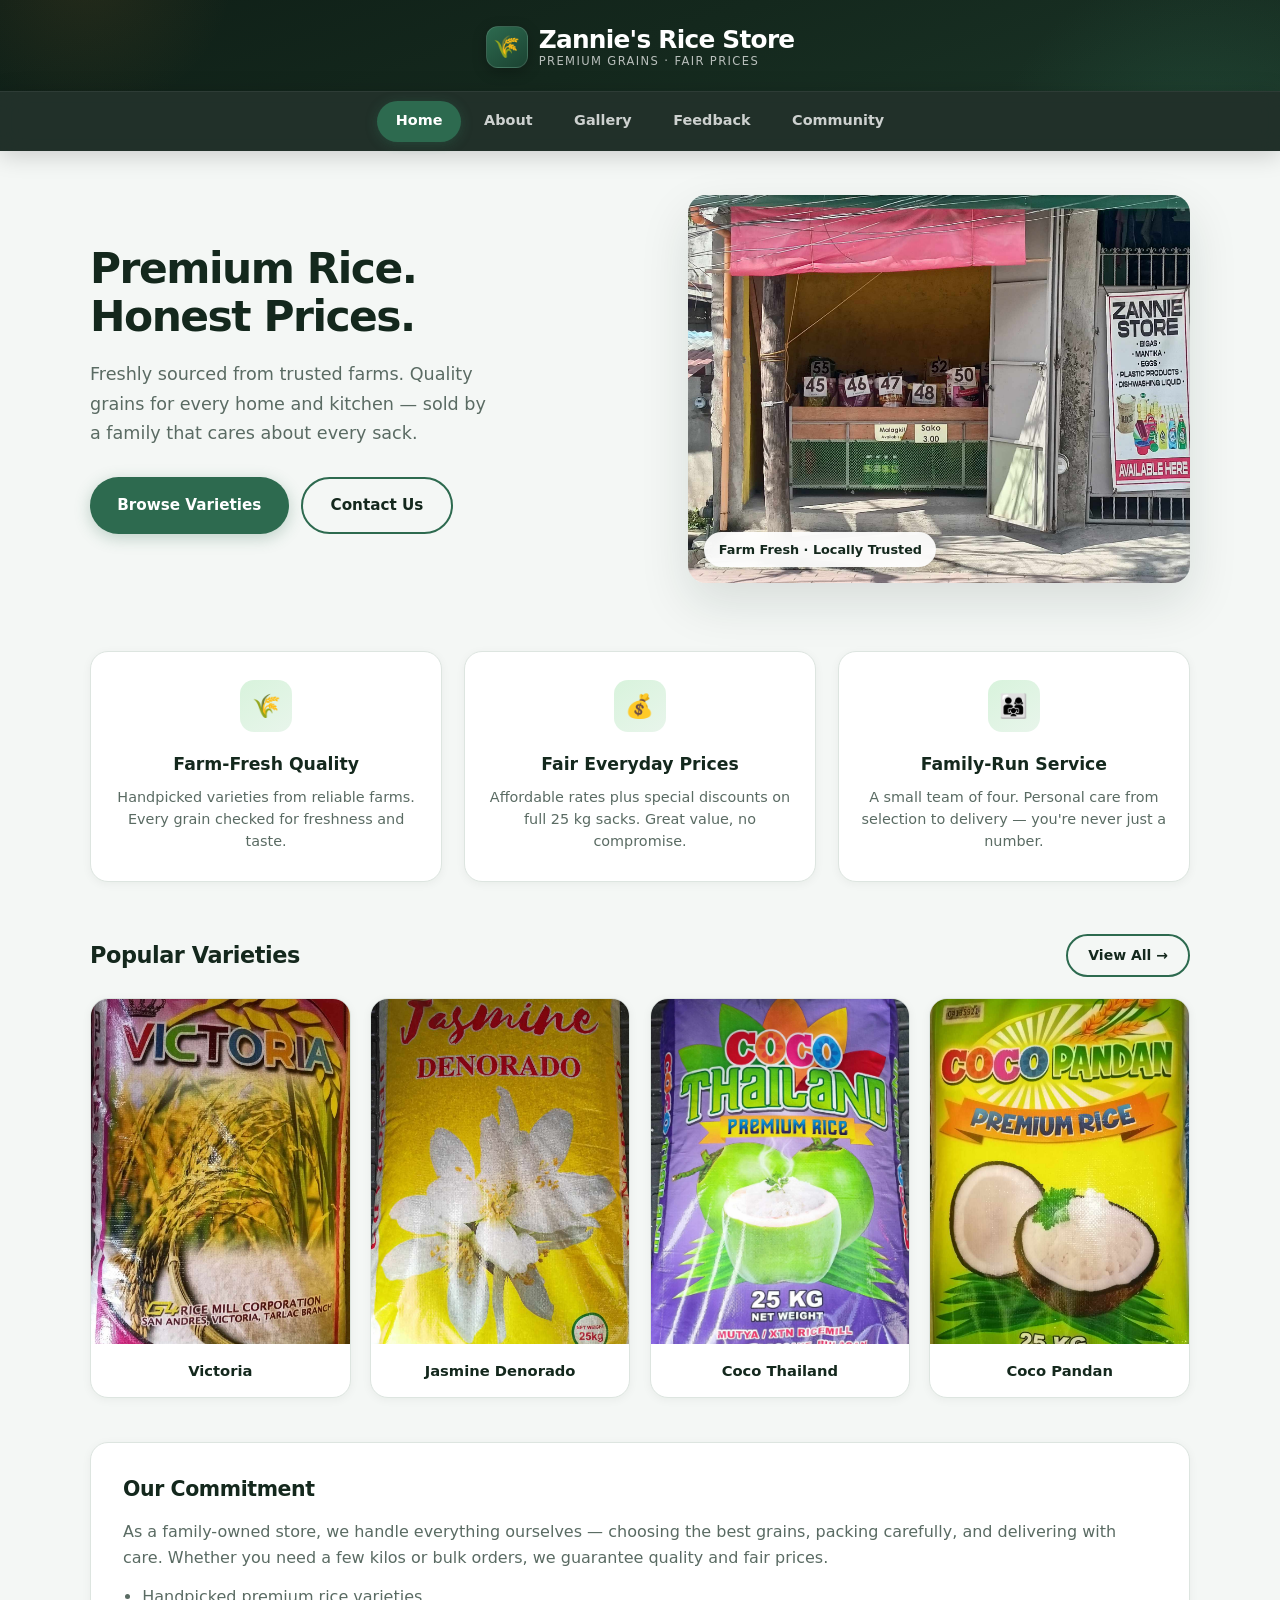
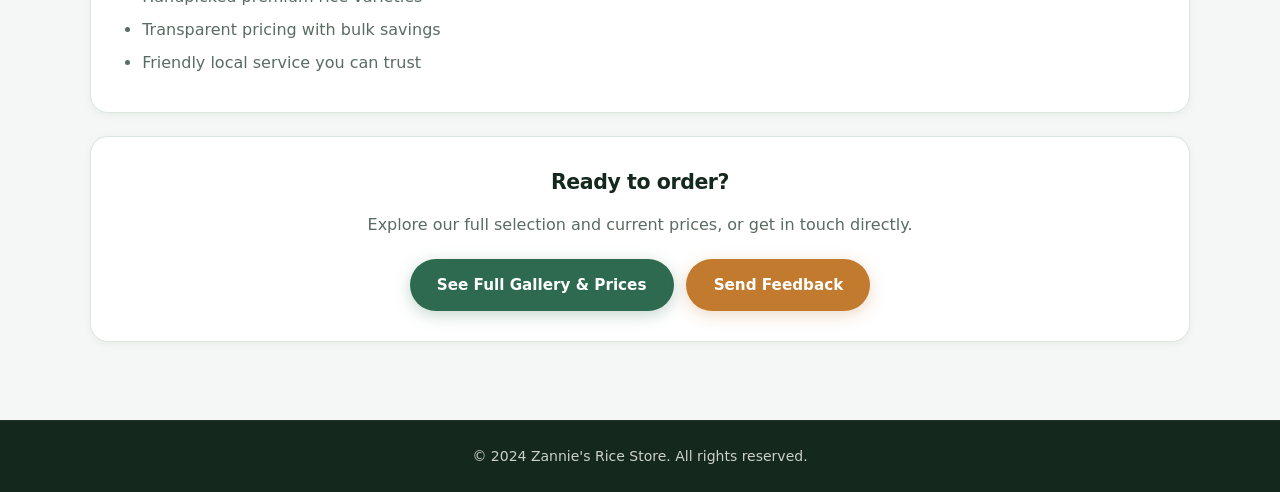
<file: index.html>
<!DOCTYPE html>
<html lang="en">
<head>
  <meta charset="UTF-8">
  <meta name="viewport" content="width=device-width, initial-scale=1.0">
  <title>Zannie's Rice Store — Premium Rice, Honest Prices</title>
  <link rel="stylesheet" href="styles.css">
</head>
<body>
  <header class="site-header">
    <div class="header-inner">
      <a href="index.html" class="brand">
        <div class="brand-mark">🌾</div>
        <div class="brand-text">
          Zannie's Rice Store
          <span>Premium Grains · Fair Prices</span>
        </div>
      </a>
    </div>
  </header>

  <nav class="site-nav">
    <div class="nav-inner">
      <ul>
        <li><a href="index.html" class="active">Home</a></li>
        <li><a href="about.html">About</a></li>
        <li><a href="gallery.html">Gallery</a></li>
        <li><a href="feedback.html">Feedback</a></li>
        <li><a href="community.html">Community</a></li>
      </ul>
    </div>
  </nav>

  <main>
    <section class="hero">
      <div class="hero-content">
        <h2>Premium Rice.<br>Honest Prices.</h2>
        <p>Freshly sourced from trusted farms. Quality grains for every home and kitchen — sold by a family that cares about every sack.</p>
        <div class="hero-actions">
          <a href="gallery.html" class="btn">Browse Varieties</a>
          <a href="community.html" class="btn btn-outline">Contact Us</a>
        </div>
      </div>
      <div class="hero-image">
        <img src="p16.jpg" alt="Premium rice variety">
        <div class="hero-badge">Farm Fresh · Locally Trusted</div>
      </div>
    </section>

    <section class="features">
      <div class="feature-card">
        <div class="feature-icon">🌾</div>
        <h3>Farm-Fresh Quality</h3>
        <p>Handpicked varieties from reliable farms. Every grain checked for freshness and taste.</p>
      </div>
      <div class="feature-card">
        <div class="feature-icon">💰</div>
        <h3>Fair Everyday Prices</h3>
        <p>Affordable rates plus special discounts on full 25 kg sacks. Great value, no compromise.</p>
      </div>
      <div class="feature-card">
        <div class="feature-icon">👨‍👩‍👧</div>
        <h3>Family-Run Service</h3>
        <p>A small team of four. Personal care from selection to delivery — you're never just a number.</p>
      </div>
    </section>

    <section class="preview-section">
      <div class="section-header">
        <h2>Popular Varieties</h2>
        <a href="gallery.html" class="btn btn-outline" style="padding: 0.5rem 1.25rem; font-size: 0.875rem;">View All →</a>
      </div>
      <div class="preview-grid">
        <figure class="preview-item">
          <div class="preview-img"><img src="p1.jpg" alt="Victoria"></div>
          <figcaption>Victoria</figcaption>
        </figure>
        <figure class="preview-item">
          <div class="preview-img"><img src="p5.jpg" alt="Jasmine Denorado"></div>
          <figcaption>Jasmine Denorado</figcaption>
        </figure>
        <figure class="preview-item">
          <div class="preview-img"><img src="p9.jpg" alt="Coco Thailand"></div>
          <figcaption>Coco Thailand</figcaption>
        </figure>
        <figure class="preview-item">
          <div class="preview-img"><img src="p12.jpg" alt="Coco Pandan"></div>
          <figcaption>Coco Pandan</figcaption>
        </figure>
      </div>
    </section>

    <div class="card">
      <h2>Our Commitment</h2>
      <p>As a family-owned store, we handle everything ourselves — choosing the best grains, packing carefully, and delivering with care. Whether you need a few kilos or bulk orders, we guarantee quality and fair prices.</p>
      <ul>
        <li>Handpicked premium rice varieties</li>
        <li>Transparent pricing with bulk savings</li>
        <li>Friendly local service you can trust</li>
      </ul>
    </div>

    <div class="card text-center">
      <h2>Ready to order?</h2>
      <p>Explore our full selection and current prices, or get in touch directly.</p>
      <div class="hero-actions" style="justify-content: center; margin-top: 1.3rem;">
        <a href="gallery.html" class="btn">See Full Gallery & Prices</a>
        <a href="feedback.html" class="btn btn-accent">Send Feedback</a>
      </div>
    </div>
  </main>

  <footer>
    <p>&copy; 2024 Zannie's Rice Store. All rights reserved.</p>
  </footer>
</body>
</html>
</file>
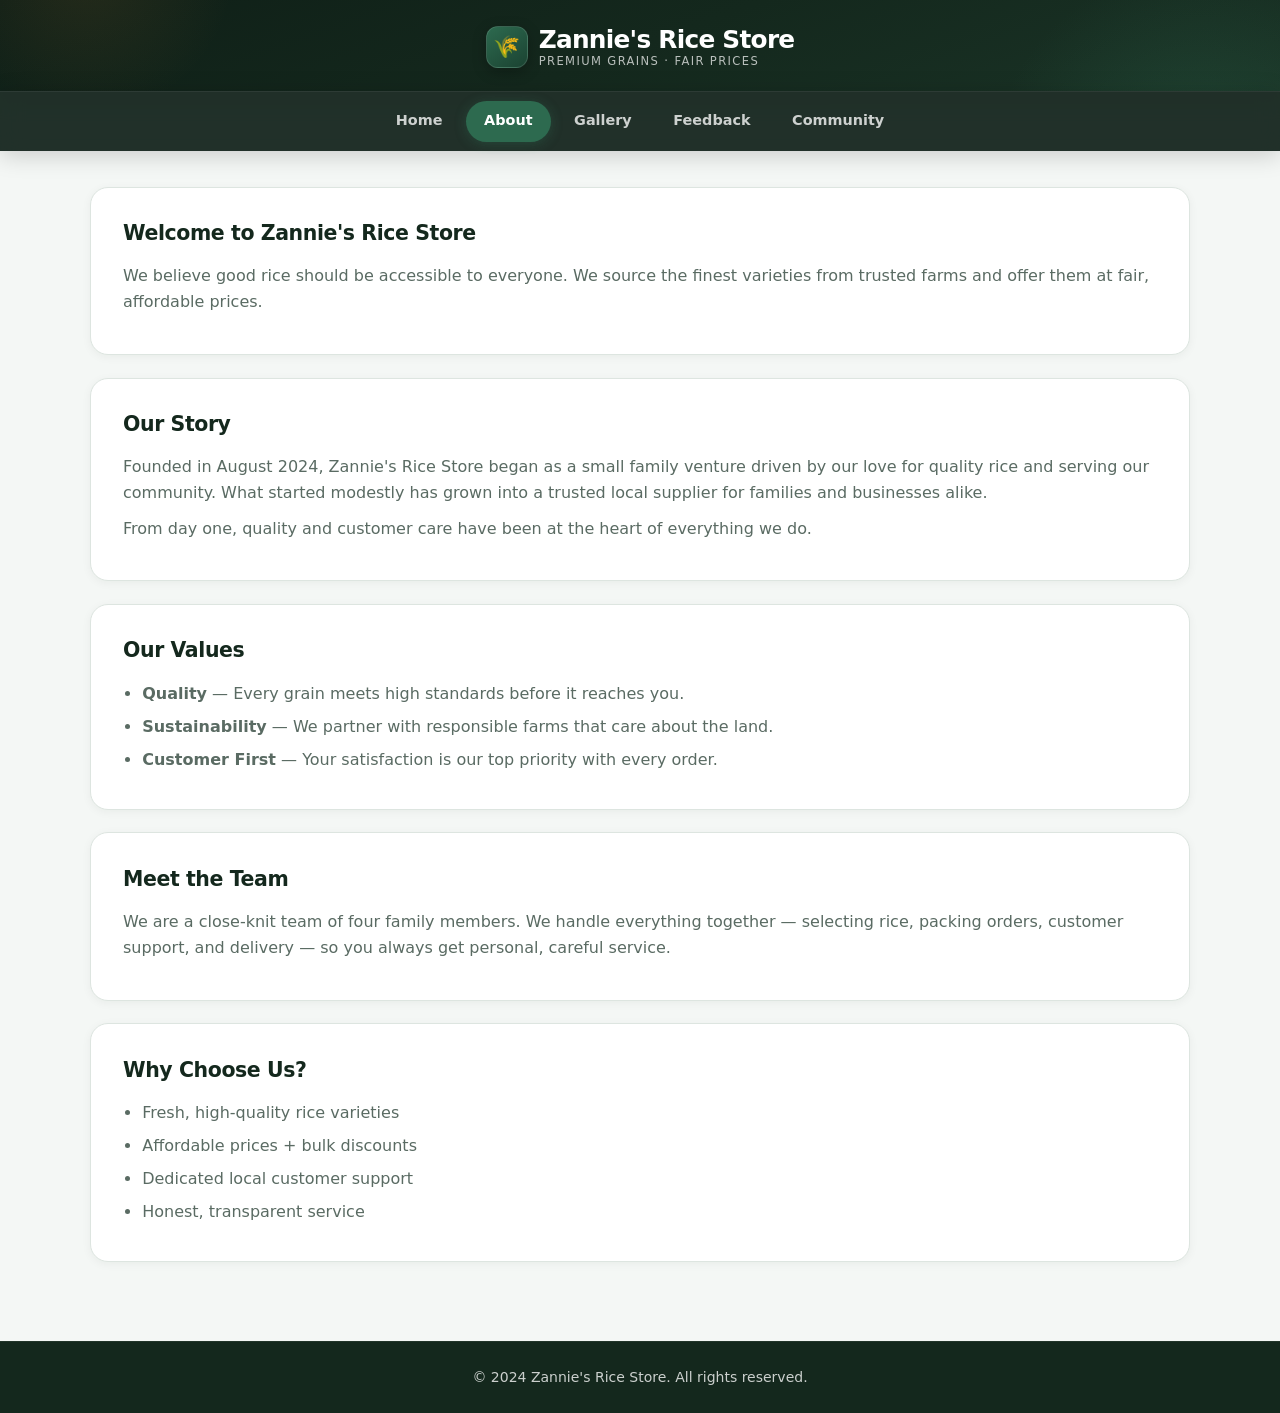
<file: about.html>
<!DOCTYPE html>
<html lang="en">
<head>
  <meta charset="UTF-8">
  <meta name="viewport" content="width=device-width, initial-scale=1.0">
  <title>About Us — Zannie's Rice Store</title>
  <link rel="stylesheet" href="styles.css">
</head>
<body>
  <header class="site-header">
    <div class="header-inner">
      <a href="index.html" class="brand">
        <div class="brand-mark">🌾</div>
        <div class="brand-text">
          Zannie's Rice Store
          <span>Premium Grains · Fair Prices</span>
        </div>
      </a>
    </div>
  </header>

  <nav class="site-nav">
    <div class="nav-inner">
      <ul>
        <li><a href="index.html">Home</a></li>
        <li><a href="about.html" class="active">About</a></li>
        <li><a href="gallery.html">Gallery</a></li>
        <li><a href="feedback.html">Feedback</a></li>
        <li><a href="community.html">Community</a></li>
      </ul>
    </div>
  </nav>

  <main>
    <div class="card">
      <h2>Welcome to Zannie's Rice Store</h2>
      <p>We believe good rice should be accessible to everyone. We source the finest varieties from trusted farms and offer them at fair, affordable prices.</p>
    </div>

    <div class="card">
      <h2>Our Story</h2>
      <p>Founded in August 2024, Zannie's Rice Store began as a small family venture driven by our love for quality rice and serving our community. What started modestly has grown into a trusted local supplier for families and businesses alike.</p>
      <p>From day one, quality and customer care have been at the heart of everything we do.</p>
    </div>

    <div class="card">
      <h2>Our Values</h2>
      <ul>
        <li><strong>Quality</strong> — Every grain meets high standards before it reaches you.</li>
        <li><strong>Sustainability</strong> — We partner with responsible farms that care about the land.</li>
        <li><strong>Customer First</strong> — Your satisfaction is our top priority with every order.</li>
      </ul>
    </div>

    <div class="card">
      <h2>Meet the Team</h2>
      <p>We are a close-knit team of four family members. We handle everything together — selecting rice, packing orders, customer support, and delivery — so you always get personal, careful service.</p>
    </div>

    <div class="card">
      <h2>Why Choose Us?</h2>
      <ul>
        <li>Fresh, high-quality rice varieties</li>
        <li>Affordable prices + bulk discounts</li>
        <li>Dedicated local customer support</li>
        <li>Honest, transparent service</li>
      </ul>
    </div>
  </main>

  <footer>
    <p>&copy; 2024 Zannie's Rice Store. All rights reserved.</p>
  </footer>
</body>
</html>
</file>
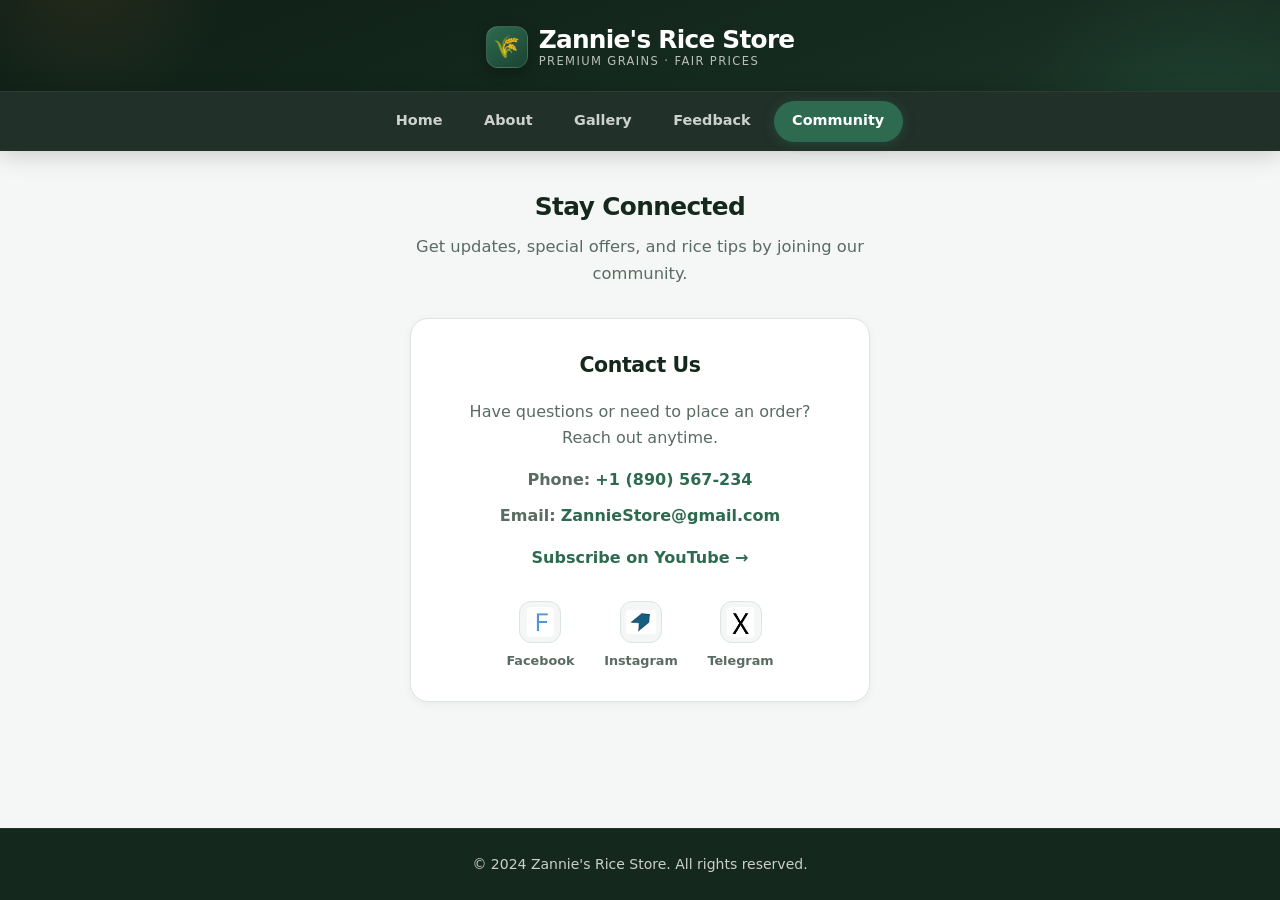
<file: community.html>
<!DOCTYPE html>
<html lang="en">
<head>
  <meta charset="UTF-8">
  <meta name="viewport" content="width=device-width, initial-scale=1.0">
  <title>Community — Zannie's Rice Store</title>
  <link rel="stylesheet" href="styles.css">
</head>
<body>
  <header class="site-header">
    <div class="header-inner">
      <a href="index.html" class="brand">
        <div class="brand-mark">🌾</div>
        <div class="brand-text">
          Zannie's Rice Store
          <span>Premium Grains · Fair Prices</span>
        </div>
      </a>
    </div>
  </header>

  <nav class="site-nav">
    <div class="nav-inner">
      <ul>
        <li><a href="index.html">Home</a></li>
        <li><a href="about.html">About</a></li>
        <li><a href="gallery.html">Gallery</a></li>
        <li><a href="feedback.html">Feedback</a></li>
        <li><a href="community.html" class="active">Community</a></li>
      </ul>
    </div>
  </nav>

  <main>
    <h2 class="section-title">Stay Connected</h2>
    <p class="section-subtitle">Get updates, special offers, and rice tips by joining our community.</p>

    <div class="card contact-card">
      <h2 style="margin-bottom: 1rem;">Contact Us</h2>
      <p>Have questions or need to place an order? Reach out anytime.</p>
      <p class="mt-2"><strong>Phone:</strong> <a href="tel:+18907654321">+1 (890) 567-234</a></p>
      <p><strong>Email:</strong> <a href="mailto:ZannieStore@gmail.com">ZannieStore@gmail.com</a></p>
      <p class="mt-2"><a href="https://youtube.com/Zannie-store" target="_blank" rel="noopener">Subscribe on YouTube →</a></p>

      <div class="social-links">
        <a href="https://facebook.com/Zannie-store" target="_blank" rel="noopener" title="Facebook">
          <img src="p14.png" alt="Facebook">
          <span>Facebook</span>
        </a>
        <a href="https://instagram.com/Zannie_store" target="_blank" rel="noopener" title="Instagram">
          <img src="p15.png" alt="Instagram">
          <span>Instagram</span>
        </a>
        <a href="https://t.me/Zannie_store" target="_blank" rel="noopener" title="Telegram">
          <img src="p13.png" alt="Telegram">
          <span>Telegram</span>
        </a>
      </div>
    </div>
  </main>

  <footer>
    <p>&copy; 2024 Zannie's Rice Store. All rights reserved.</p>
  </footer>
</body>
</html>
</file>
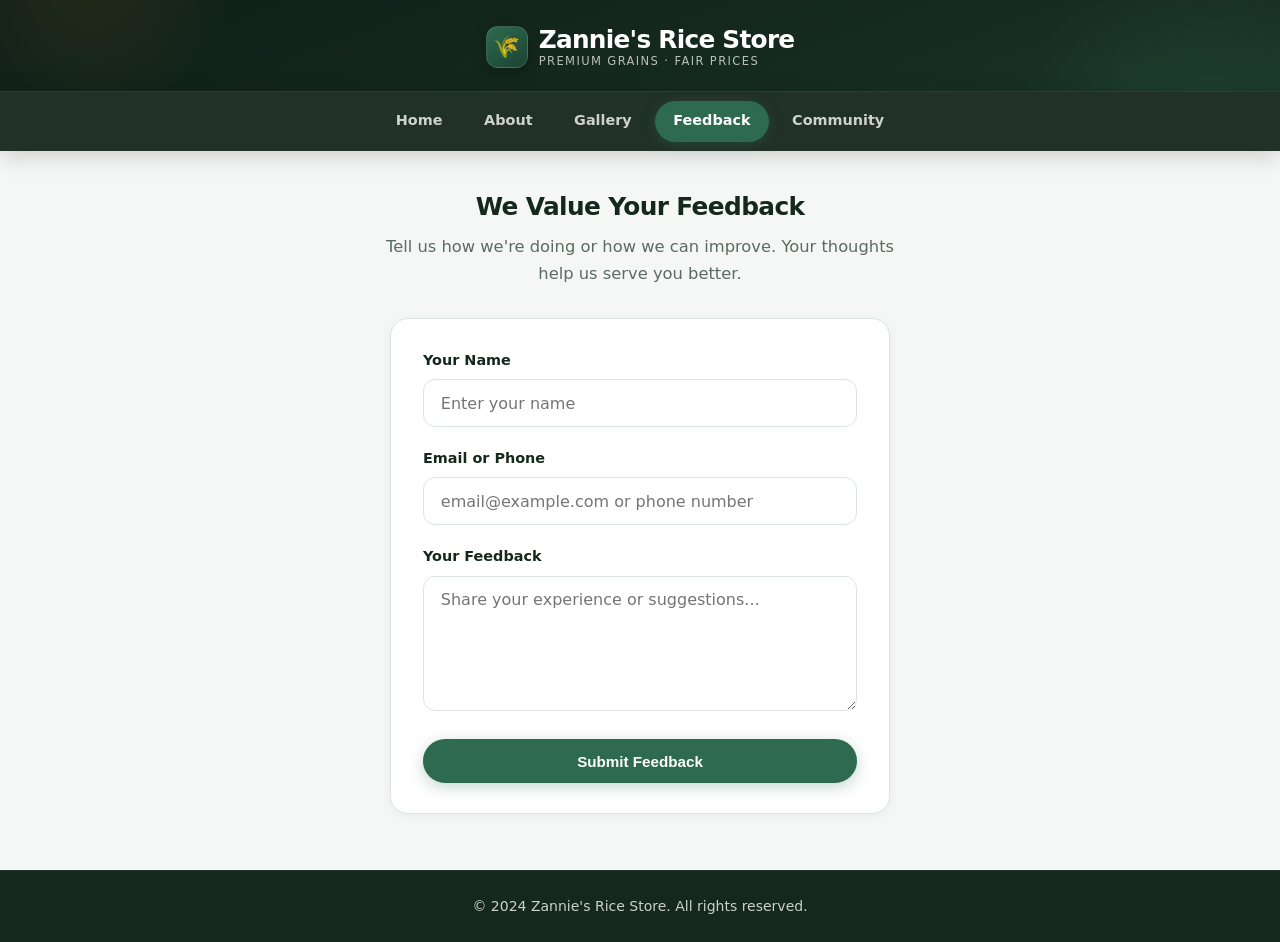
<file: feedback.html>
<!DOCTYPE html>
<html lang="en">
<head>
  <meta charset="UTF-8">
  <meta name="viewport" content="width=device-width, initial-scale=1.0">
  <title>Feedback — Zannie's Rice Store</title>
  <link rel="stylesheet" href="styles.css">
</head>
<body>
  <header class="site-header">
    <div class="header-inner">
      <a href="index.html" class="brand">
        <div class="brand-mark">🌾</div>
        <div class="brand-text">
          Zannie's Rice Store
          <span>Premium Grains · Fair Prices</span>
        </div>
      </a>
    </div>
  </header>

  <nav class="site-nav">
    <div class="nav-inner">
      <ul>
        <li><a href="index.html">Home</a></li>
        <li><a href="about.html">About</a></li>
        <li><a href="gallery.html">Gallery</a></li>
        <li><a href="feedback.html" class="active">Feedback</a></li>
        <li><a href="community.html">Community</a></li>
      </ul>
    </div>
  </nav>

  <main>
    <h2 class="section-title">We Value Your Feedback</h2>
    <p class="section-subtitle">Tell us how we're doing or how we can improve. Your thoughts help us serve you better.</p>

    <div class="card form-card">
      <form id="feedbackForm">
        <div class="form-group">
          <label for="name">Your Name</label>
          <input type="text" id="name" name="name" placeholder="Enter your name" required>
        </div>
        <div class="form-group">
          <label for="email">Email or Phone</label>
          <input type="text" id="email" name="email" placeholder="email@example.com or phone number" required>
        </div>
        <div class="form-group">
          <label for="feedback">Your Feedback</label>
          <textarea id="feedback" name="feedback" placeholder="Share your experience or suggestions..." required></textarea>
        </div>
        <button type="submit" class="btn" style="width: 100%;">Submit Feedback</button>
      </form>
      <div id="responseMessage" class="success-msg">
        Thank you for your feedback! We truly appreciate your input.
      </div>
    </div>
  </main>

  <footer>
    <p>&copy; 2024 Zannie's Rice Store. All rights reserved.</p>
  </footer>

  <script>
    document.getElementById('feedbackForm').addEventListener('submit', function(e) {
      e.preventDefault();
      document.getElementById('responseMessage').style.display = 'block';
      this.reset();
      document.getElementById('responseMessage').scrollIntoView({ behavior: 'smooth', block: 'nearest' });
    });
  </script>
</body>
</html>
</file>
<file: styles.css>
/* ===== Zannie's Rice Store — Premium UI v3 ===== */
:root {
  --primary: #14281d;
  --primary-mid: #1e3d2f;
  --primary-light: #2d6a4f;
  --primary-soft: #d8f3dc;
  --primary-glow: rgba(45, 106, 79, 0.18);
  --accent: #c17a2e;
  --accent-hover: #a86520;
  --cream: #faf6ef;
  --bg: #f4f7f5;
  --bg-card: #ffffff;
  --text: #1a211e;
  --text-muted: #5a6b63;
  --border: #dde5e0;
  --shadow-sm: 0 2px 10px rgba(20, 40, 29, 0.05);
  --shadow: 0 10px 36px rgba(20, 40, 29, 0.08);
  --shadow-lg: 0 20px 50px rgba(20, 40, 29, 0.12);
  --radius: 18px;
  --radius-sm: 12px;
  --radius-xs: 8px;
  --transition: 0.3s cubic-bezier(0.4, 0, 0.2, 1);
}

*, *::before, *::after {
  margin: 0;
  padding: 0;
  box-sizing: border-box;
}

html {
  scroll-behavior: smooth;
}

body {
  font-family: system-ui, -apple-system, BlinkMacSystemFont, "Segoe UI", Roboto, "Helvetica Neue", Arial, sans-serif;
  background: var(--bg);
  color: var(--text);
  line-height: 1.65;
  min-height: 100vh;
  display: flex;
  flex-direction: column;
  -webkit-font-smoothing: antialiased;
}

img {
  max-width: 100%;
  display: block;
}

/* ===== HEADER ===== */
.site-header {
  background: linear-gradient(160deg, #0f1f17 0%, var(--primary) 50%, #1a3326 100%);
  color: white;
  padding: 0;
  position: relative;
  overflow: hidden;
}

.site-header::before {
  content: "";
  position: absolute;
  top: -40%;
  right: -10%;
  width: 420px;
  height: 420px;
  background: radial-gradient(circle, rgba(45, 106, 79, 0.35) 0%, transparent 70%);
  pointer-events: none;
}

.site-header::after {
  content: "";
  position: absolute;
  bottom: -30%;
  left: -5%;
  width: 300px;
  height: 300px;
  background: radial-gradient(circle, rgba(193, 122, 46, 0.12) 0%, transparent 70%);
  pointer-events: none;
}

.header-inner {
  max-width: 1140px;
  margin: 0 auto;
  padding: 1.6rem 1.5rem 1.4rem;
  display: flex;
  flex-direction: column;
  align-items: center;
  gap: 0.35rem;
  position: relative;
  z-index: 1;
}

.brand {
  display: flex;
  align-items: center;
  gap: 0.7rem;
  text-decoration: none;
  color: white;
}

.brand-mark {
  width: 42px;
  height: 42px;
  background: linear-gradient(145deg, var(--primary-light), #1b4332);
  border-radius: 12px;
  display: flex;
  align-items: center;
  justify-content: center;
  font-size: 1.35rem;
  box-shadow: 0 4px 14px rgba(0, 0, 0, 0.25);
  border: 1px solid rgba(255, 255, 255, 0.12);
}

.brand-text {
  font-size: 1.55rem;
  font-weight: 750;
  letter-spacing: -0.03em;
  line-height: 1.15;
}

.brand-text span {
  display: block;
  font-size: 0.72rem;
  font-weight: 500;
  letter-spacing: 0.12em;
  text-transform: uppercase;
  opacity: 0.7;
  margin-top: 1px;
}

/* ===== NAVIGATION ===== */
.site-nav {
  background: rgba(15, 31, 23, 0.92);
  backdrop-filter: blur(12px);
  -webkit-backdrop-filter: blur(12px);
  border-top: 1px solid rgba(255, 255, 255, 0.06);
  position: sticky;
  top: 0;
  z-index: 200;
  box-shadow: 0 4px 24px rgba(0, 0, 0, 0.18);
}

.nav-inner {
  max-width: 1140px;
  margin: 0 auto;
  padding: 0.55rem 1rem;
}

.site-nav ul {
  list-style: none;
  display: flex;
  justify-content: center;
  flex-wrap: wrap;
  gap: 0.3rem;
}

.site-nav a {
  color: rgba(255, 255, 255, 0.78);
  text-decoration: none;
  font-weight: 600;
  font-size: 0.9rem;
  padding: 0.55rem 1.15rem;
  border-radius: 999px;
  transition: var(--transition);
  display: block;
  position: relative;
}

.site-nav a:hover {
  color: white;
  background: rgba(255, 255, 255, 0.1);
}

.site-nav a.active {
  color: white;
  background: var(--primary-light);
  box-shadow: 0 2px 12px rgba(45, 106, 79, 0.4);
}

/* ===== MAIN ===== */
main {
  flex: 1;
  width: 100%;
  max-width: 1140px;
  margin: 0 auto;
  padding: 2.25rem 1.25rem 3.5rem;
}

/* ===== HERO ===== */
.hero {
  display: grid;
  grid-template-columns: 1.05fr 0.95fr;
  gap: 2.75rem;
  align-items: center;
  margin-bottom: 3.25rem;
  padding: 0.5rem 0 1rem;
}

.hero-content h2 {
  font-size: clamp(2rem, 4.5vw, 2.65rem);
  font-weight: 800;
  color: var(--primary);
  line-height: 1.15;
  letter-spacing: -0.035em;
  margin-bottom: 1.1rem;
}

.hero-content p {
  color: var(--text-muted);
  font-size: 1.1rem;
  margin-bottom: 1.75rem;
  max-width: 400px;
  line-height: 1.7;
}

.hero-actions {
  display: flex;
  flex-wrap: wrap;
  gap: 0.8rem;
}

.hero-image {
  position: relative;
  border-radius: var(--radius);
  overflow: hidden;
  box-shadow: var(--shadow-lg);
  aspect-ratio: 4 / 3.1;
  background: linear-gradient(145deg, #e8f0eb, #f5f9f6);
}

.hero-image img {
  width: 100%;
  height: 100%;
  object-fit: cover;
  transition: transform 0.7s ease;
}

.hero-image:hover img {
  transform: scale(1.04);
}

.hero-badge {
  position: absolute;
  bottom: 1rem;
  left: 1rem;
  background: rgba(255, 255, 255, 0.92);
  backdrop-filter: blur(8px);
  padding: 0.45rem 0.9rem;
  border-radius: 999px;
  font-size: 0.8rem;
  font-weight: 650;
  color: var(--primary);
  box-shadow: 0 4px 16px rgba(0, 0, 0, 0.1);
}

/* ===== BUTTONS ===== */
.btn {
  display: inline-flex;
  align-items: center;
  justify-content: center;
  gap: 0.4rem;
  background: var(--primary-light);
  color: white;
  padding: 0.85rem 1.7rem;
  border-radius: 999px;
  text-decoration: none;
  font-weight: 650;
  font-size: 0.95rem;
  border: none;
  cursor: pointer;
  transition: var(--transition);
  box-shadow: 0 4px 16px rgba(45, 106, 79, 0.28);
}

.btn:hover {
  background: var(--primary-mid);
  transform: translateY(-2px);
  box-shadow: 0 8px 24px rgba(45, 106, 79, 0.32);
}

.btn-outline {
  background: transparent;
  color: var(--primary);
  border: 2px solid var(--primary-light);
  box-shadow: none;
}

.btn-outline:hover {
  background: var(--primary);
  color: white;
  border-color: var(--primary);
}

.btn-accent {
  background: var(--accent);
  box-shadow: 0 4px 16px rgba(193, 122, 46, 0.28);
}

.btn-accent:hover {
  background: var(--accent-hover);
}

/* ===== FEATURES ===== */
.features {
  display: grid;
  grid-template-columns: repeat(3, 1fr);
  gap: 1.35rem;
  margin-bottom: 3.25rem;
}

.feature-card {
  background: var(--bg-card);
  border-radius: var(--radius);
  padding: 1.75rem 1.4rem;
  box-shadow: var(--shadow-sm);
  border: 1px solid var(--border);
  transition: var(--transition);
  text-align: center;
}

.feature-card:hover {
  box-shadow: var(--shadow);
  transform: translateY(-4px);
  border-color: #c5ddd0;
}

.feature-icon {
  width: 52px;
  height: 52px;
  background: linear-gradient(145deg, var(--primary-soft), #e8f5eb);
  border-radius: 14px;
  display: flex;
  align-items: center;
  justify-content: center;
  margin: 0 auto 1.1rem;
  font-size: 1.45rem;
}

.feature-card h3 {
  font-size: 1.08rem;
  color: var(--primary);
  margin-bottom: 0.45rem;
  font-weight: 700;
}

.feature-card p {
  font-size: 0.9rem;
  color: var(--text-muted);
  line-height: 1.55;
}

/* ===== CARDS ===== */
.card {
  background: var(--bg-card);
  border-radius: var(--radius);
  padding: 1.85rem 2rem;
  box-shadow: var(--shadow-sm);
  border: 1px solid var(--border);
  margin-bottom: 1.4rem;
  transition: var(--transition);
}

.card:hover {
  box-shadow: var(--shadow);
}

.card h2 {
  color: var(--primary);
  font-size: 1.28rem;
  margin-bottom: 0.75rem;
  letter-spacing: -0.02em;
  font-weight: 700;
}

.card p {
  color: var(--text-muted);
  margin-bottom: 0.55rem;
}

.card ul {
  margin: 0.8rem 0 0 1.2rem;
  color: var(--text-muted);
}

.card ul li {
  margin-bottom: 0.4rem;
}

/* ===== PREVIEW PRODUCTS ===== */
.preview-section {
  margin-bottom: 2.75rem;
}

.section-header {
  display: flex;
  justify-content: space-between;
  align-items: center;
  margin-bottom: 1.35rem;
  flex-wrap: wrap;
  gap: 0.75rem;
}

.section-header h2 {
  font-size: 1.4rem;
  color: var(--primary);
  letter-spacing: -0.02em;
  font-weight: 750;
}

.preview-grid {
  display: grid;
  grid-template-columns: repeat(4, 1fr);
  gap: 1.2rem;
}

.preview-item {
  background: var(--bg-card);
  border-radius: var(--radius);
  overflow: hidden;
  box-shadow: var(--shadow-sm);
  border: 1px solid var(--border);
  transition: var(--transition);
  text-align: center;
}

.preview-item:hover {
  transform: translateY(-5px);
  box-shadow: var(--shadow);
}

.preview-img {
  aspect-ratio: 3 / 4;
  overflow: hidden;
  background: linear-gradient(160deg, #eef4f0, #f7faf8);
}

.preview-img img {
  width: 100%;
  height: 100%;
  object-fit: cover;
  transition: transform 0.55s ease;
}

.preview-item:hover .preview-img img {
  transform: scale(1.06);
}

.preview-item figcaption {
  padding: 0.9rem 0.6rem;
  font-weight: 650;
  font-size: 0.92rem;
  color: var(--primary);
}

/* ===== GALLERY ===== */
.section-title {
  font-size: 1.55rem;
  color: var(--primary);
  text-align: center;
  margin-bottom: 0.4rem;
  letter-spacing: -0.025em;
  font-weight: 750;
}

.section-subtitle {
  color: var(--text-muted);
  text-align: center;
  margin-bottom: 1.9rem;
  max-width: 540px;
  margin-left: auto;
  margin-right: auto;
  font-size: 1.02rem;
}

.gallery-grid {
  display: grid;
  grid-template-columns: repeat(auto-fill, minmax(210px, 1fr));
  gap: 1.4rem;
  margin-bottom: 3.25rem;
}

.gallery-item {
  background: var(--bg-card);
  border-radius: var(--radius);
  overflow: hidden;
  box-shadow: var(--shadow-sm);
  border: 1px solid var(--border);
  transition: var(--transition);
  text-align: center;
}

.gallery-item:hover {
  transform: translateY(-6px);
  box-shadow: var(--shadow);
  border-color: #c5ddd0;
}

.gallery-img {
  aspect-ratio: 3 / 4;
  width: 100%;
  overflow: hidden;
  background: linear-gradient(160deg, #eef4f0, #f7faf8);
  position: relative;
}

.gallery-img img {
  width: 100%;
  height: 100%;
  object-fit: cover;
  object-position: center top;
  transition: transform 0.55s ease;
}

.gallery-item:hover .gallery-img img {
  transform: scale(1.07);
}

.gallery-item figcaption {
  padding: 0.95rem 0.75rem;
  font-weight: 650;
  font-size: 0.95rem;
  color: var(--primary);
  background: var(--bg-card);
}

/* ===== TABLE ===== */
.table-wrapper {
  overflow-x: auto;
  border-radius: var(--radius);
  box-shadow: var(--shadow);
  border: 1px solid var(--border);
  margin-top: 0.75rem;
}

table {
  width: 100%;
  border-collapse: collapse;
  background: var(--bg-card);
  min-width: 480px;
}

th {
  background: var(--primary);
  color: white;
  padding: 1.05rem 1.2rem;
  text-align: left;
  font-weight: 650;
  font-size: 0.9rem;
  white-space: nowrap;
}

td {
  padding: 0.9rem 1.2rem;
  border-bottom: 1px solid var(--border);
  color: var(--text);
  font-size: 0.95rem;
}

tr:last-child td {
  border-bottom: none;
}

tr:nth-child(even) td {
  background: #f8fbf9;
}

tr:hover td {
  background: var(--primary-soft);
}

/* ===== FORM ===== */
.form-card {
  max-width: 500px;
  margin: 0 auto;
}

.form-group {
  margin-bottom: 1.25rem;
}

label {
  display: block;
  font-weight: 650;
  margin-bottom: 0.4rem;
  color: var(--primary);
  font-size: 0.9rem;
}

input,
textarea {
  width: 100%;
  padding: 0.85rem 1.05rem;
  border: 1.5px solid var(--border);
  border-radius: var(--radius-sm);
  font-size: 1rem;
  font-family: inherit;
  transition: var(--transition);
  background: #fff;
  color: var(--text);
}

input:focus,
textarea:focus {
  outline: none;
  border-color: var(--primary-light);
  box-shadow: 0 0 0 4px var(--primary-glow);
}

textarea {
  resize: vertical;
  min-height: 135px;
}

.success-msg {
  background: var(--primary-soft);
  color: var(--primary);
  padding: 1.05rem 1.25rem;
  border-radius: var(--radius-sm);
  margin-top: 1.25rem;
  display: none;
  font-weight: 550;
  border-left: 4px solid var(--primary-light);
}

/* ===== CONTACT ===== */
.contact-card {
  max-width: 460px;
  margin: 0 auto;
  text-align: center;
}

.contact-card a {
  color: var(--primary-light);
  text-decoration: none;
  font-weight: 550;
}

.contact-card a:hover {
  text-decoration: underline;
}

.social-links {
  display: flex;
  justify-content: center;
  gap: 1.85rem;
  margin-top: 1.85rem;
  flex-wrap: wrap;
}

.social-links a {
  display: flex;
  flex-direction: column;
  align-items: center;
  gap: 0.45rem;
  color: var(--text-muted);
  text-decoration: none;
  font-size: 0.8rem;
  font-weight: 650;
  transition: var(--transition);
}

.social-links a:hover {
  color: var(--primary);
  transform: translateY(-3px);
}

.social-links img {
  width: 42px;
  height: 42px;
  object-fit: contain;
  border-radius: 12px;
  background: var(--bg);
  padding: 5px;
  border: 1px solid var(--border);
}

/* ===== FOOTER ===== */
footer {
  background: var(--primary);
  color: rgba(255, 255, 255, 0.78);
  text-align: center;
  padding: 1.5rem;
  font-size: 0.875rem;
  margin-top: auto;
  border-top: 1px solid rgba(255, 255, 255, 0.06);
}

/* ===== UTILITIES ===== */
.text-center { text-align: center; }
.mt-2 { margin-top: 1rem; }

/* ===== RESPONSIVE ===== */
@media (max-width: 900px) {
  .hero {
    grid-template-columns: 1fr;
    gap: 1.85rem;
    text-align: center;
  }

  .hero-content p {
    margin-left: auto;
    margin-right: auto;
  }

  .hero-actions {
    justify-content: center;
  }

  .hero-image {
    max-width: 500px;
    margin: 0 auto;
  }

  .features {
    grid-template-columns: 1fr;
  }

  .preview-grid {
    grid-template-columns: repeat(2, 1fr);
  }
}

@media (max-width: 600px) {
  .header-inner {
    padding: 1.25rem 1rem 1.1rem;
  }

  .brand-text {
    font-size: 1.3rem;
  }

  .brand-mark {
    width: 36px;
    height: 36px;
    font-size: 1.15rem;
  }

  .site-nav a {
    font-size: 0.82rem;
    padding: 0.48rem 0.85rem;
  }

  main {
    padding: 1.6rem 1rem 2.75rem;
  }

  .gallery-grid {
    grid-template-columns: repeat(2, 1fr);
    gap: 0.95rem;
  }

  .preview-grid {
    grid-template-columns: repeat(2, 1fr);
    gap: 0.9rem;
  }

  .card {
    padding: 1.35rem 1.4rem;
  }

  .features {
    gap: 0.95rem;
  }
}
</file>
